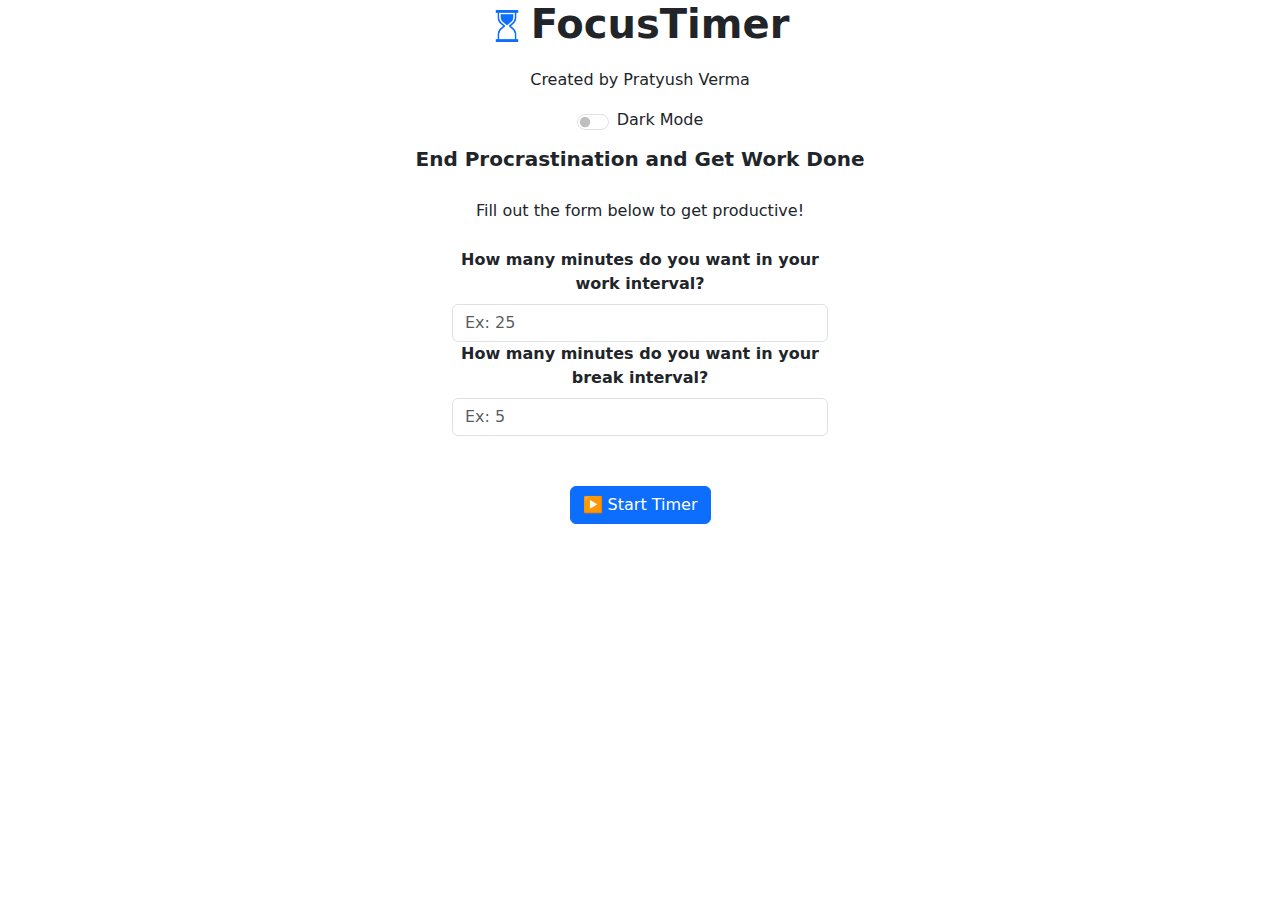
<file: index.html>
<!DOCTYPE html>
<html lang="en">
  <head>
    <meta charset="UTF-8" />
    <meta name="viewport" content="width=device-width, initial-scale=1.0" />
    <title>FocusTimer</title>
    <link
      href="https://cdn.jsdelivr.net/npm/bootstrap@5.3.3/dist/css/bootstrap.min.css"
      rel="stylesheet"
      integrity="sha384-QWTKZyjpPEjISv5WaRU9OFeRpok6YctnYmDr5pNlyT2bRjXh0JMhjY6hW+ALEwIH"
      crossorigin="anonymous"
    />
    <script
      src="https://cdn.jsdelivr.net/npm/bootstrap@5.3.3/dist/js/bootstrap.bundle.min.js"
      integrity="sha384-YvpcrYf0tY3lHB60NNkmXc5s9fDVZLESaAA55NDzOxhy9GkcIdslK1eN7N6jIeHz"
      crossorigin="anonymous"
    ></script>
    <link rel="stylesheet" href="style.css" />
    <link rel="icon" type="image/png" href="logo.png" sizes="32x32" />
  </head>
  <body data-bs-theme="light">
    <div
      class="d-flex align-items-center justify-content-center"
      style="margin-bottom: 20px"
    >
      <img
        src="logo.png"
        alt="FocusTimer Logo"
        style="width: 2em; height: 2em; margin-right: 0.5em; margin-top: 0.3em"
      />
      <p class="display-6 bold mb-0">FocusTimer</p>
    </div>

    <p>Created by Pratyush Verma</p>

    <div
      class="d-flex justify-content-center align-items-center"
      style="margin-bottom: 10px; margin-top: 10px"
    >
      <div class="form-check form-switch d-flex align-items-center">
        <input
          class="form-check-input me-2"
          type="checkbox"
          id="darkModeSwitch"
        />
        <label class="form-check-label mb-0" for="darkModeSwitch"
          >Dark Mode</label
        >
      </div>
    </div>

    <script>
      const darkModeSwitch = document.getElementById("darkModeSwitch");
      const body = document.body;

      const savedTheme = localStorage.getItem("theme") || "light";
      body.setAttribute("data-bs-theme", savedTheme);
      darkModeSwitch.checked = savedTheme === "dark";

      darkModeSwitch.addEventListener("change", () => {
        const theme = darkModeSwitch.checked ? "dark" : "light";
        body.setAttribute("data-bs-theme", theme);
        localStorage.setItem("theme", theme);
      });
    </script>

    <p class="fs-5 bold" style="margin-bottom: 25px">
      End Procrastination and Get Work Done
    </p>
    <p class="fs-6">Fill out the form below to get productive!</p>

    <div class="form-cont">
      <form action="" style="margin-top: 25px" id="timerform">
        <div class="container">
          <label for="work" class="form-label bold"
            >How many minutes do you want in your work interval?</label
          >
          <input
            type="text"
            placeholder="Ex: 25"
            id="work"
            class="form-control"
            required
          />
        </div>
        <div class="container">
          <label for="rest" class="form-label bold"
            >How many minutes do you want in your break interval?</label
          >
          <input
            type="text"
            placeholder="Ex: 5"
            id="rest"
            class="form-control"
            required
          />
        </div>
        <button type="submit" class="btn btn-primary" style="margin-top: 50px">
          ▶️ Start Timer
        </button>
      </form>
    </div>
    <script>
      const form = document.getElementById("timerform");
      form.addEventListener("submit", function (event) {
        event.preventDefault(); // Prevent form submission
        const work = document.getElementById("work").value;
        const rest = document.getElementById("rest").value;

        // Redirect with query parameters
        window.location.href = `timer.html?work=${encodeURIComponent(
          work
        )}&rest=${encodeURIComponent(rest)}`;
      });
    </script>
  </body>
</html>
</file>
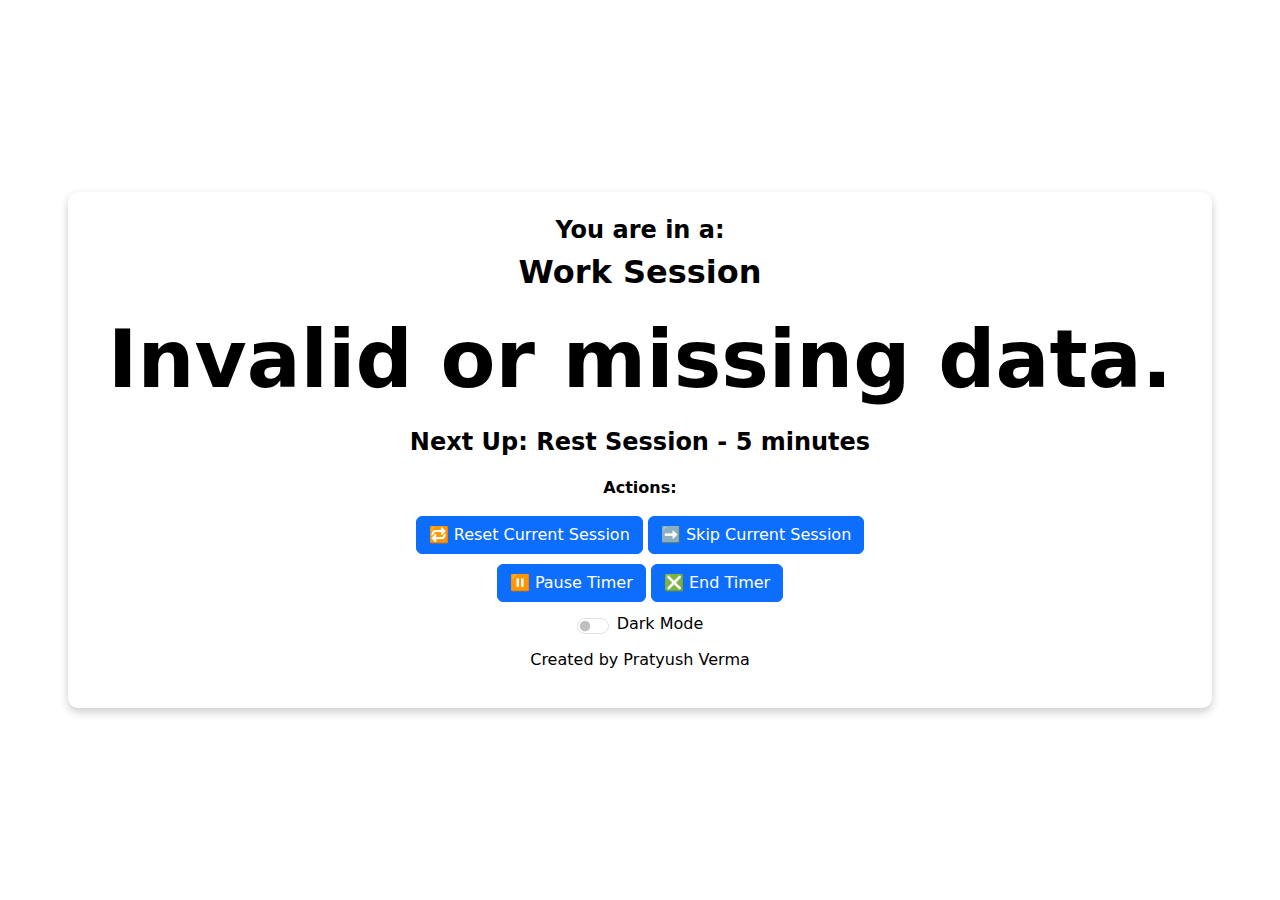
<file: timer.html>
<!DOCTYPE html>
<html lang="en">
  <head>
    <meta charset="UTF-8" />
    <meta name="viewport" content="width=device-width, initial-scale=1.0" />
    <title>FocusTimer - Timer</title>
    <link
      href="https://cdn.jsdelivr.net/npm/bootstrap@5.3.3/dist/css/bootstrap.min.css"
      rel="stylesheet"
      integrity="sha384-QWTKZyjpPEjISv5WaRU9OFeRpok6YctnYmDr5pNlyT2bRjXh0JMhjY6hW+ALEwIH"
      crossorigin="anonymous"
    />
    <script
      src="https://cdn.jsdelivr.net/npm/bootstrap@5.3.3/dist/js/bootstrap.bundle.min.js"
      integrity="sha384-YvpcrYf0tY3lHB60NNkmXc5s9fDVZLESaAA55NDzOxhy9GkcIdslK1eN7N6jIeHz"
      crossorigin="anonymous"
    ></script>
    <link rel="icon" type="image/png" href="logo.png" sizes="32x32" />
    <link rel="stylesheet" href="timer.css" />
  </head>
  <body>
    <div id="timer-cont" class="timer-cont" data-bs-theme="light">
      <p class="fs-4 fw-bold" style="margin-bottom: 0">You are in a:</p>
      <p class="fs-2 fw-bold" id="interval">Work Session</p>

      <p class="display-1 fw-bold" id="timer">0:00</p>

      <p class="fs-4 fw-bold" id="next">Next Up: Rest Session - 5 minutes</p>
      <p class="fw-bold">Actions:</p>
      <button id="resetBtn" class="btn btn-primary">
        🔁 Reset Current Session
      </button>
      <button id="skipBtn" class="btn btn-primary">
        ➡️ Skip Current Session
      </button>

      <div style="margin-top: 10px">
        <button id="pauseBtn" class="btn btn-primary">⏸️ Pause Timer</button>
        <a href="index.html" class="btn btn-primary">❎ End Timer</a>
      </div>
      <div
        class="d-flex justify-content-center align-items-center"
        style="margin-bottom: 10px; margin-top: 10px"
      >
        <div class="form-check form-switch d-flex align-items-center">
          <input
            class="form-check-input me-2"
            type="checkbox"
            id="darkModeSwitch"
          />
          <label class="form-check-label mb-0" for="darkModeSwitch"
            >Dark Mode</label
          >
        </div>
      </div>

      <script>
        const darkModeSwitch = document.getElementById("darkModeSwitch");
        const body = document.getElementById("timer-cont");

        const savedTheme = localStorage.getItem("pomodoro-theme") || "light";
        body.setAttribute("data-bs-theme", savedTheme);
        darkModeSwitch.checked = savedTheme === "dark";

        darkModeSwitch.addEventListener("change", () => {
          const theme = darkModeSwitch.checked ? "dark" : "light";
          body.setAttribute("data-bs-theme", theme);
          localStorage.setItem("pomodoro-theme", theme);
        });
      </script>
      <p style="margin-top: 10px">Created by Pratyush Verma</p>
    </div>
    <audio id="alertSound" src="message-alert-190042.mp3"></audio>
    <script>
      const params = new URLSearchParams(window.location.search);
      const work = parseInt(params.get("work"), 10) * 60; // Convert minutes to seconds
      const rest = parseInt(params.get("rest"), 10) * 60; // Convert minutes to seconds

      // Check if valid work and rest values are provided
      if (!work || !rest || work <= 0 || rest <= 0) {
        document.getElementById("timer").textContent =
          "Invalid or missing data.";
      } else {
        const timerElement = document.getElementById("timer");
        const nextElement = document.getElementById("next");
        const intervalElement = document.getElementById("interval");
        const alertSound = document.getElementById("alertSound");

        let isWorkPhase = true; // Start with work phase
        let isPaused = false;
        let remainingTime;
        let interval;

        function updateBackgroundColor() {
          document.body.style.backgroundColor = isWorkPhase
            ? "pink"
            : "#8ffb97";
        }

        function playSound() {
          alertSound.play();
        }

        function startTimer(duration, nextDuration) {
          remainingTime = duration;

          // Update the interval and next elements
          intervalElement.textContent = isWorkPhase
            ? "Work Session"
            : "Rest Session";
          nextElement.textContent = `Next Up: ${
            isWorkPhase ? "Rest Session" : "Work Session"
          } - ${Math.floor(nextDuration / 60)} minute${
            nextDuration >= 120 ? "s" : ""
          }`;

          // Update the background color
          updateBackgroundColor();

          // Countdown logic
          interval = setInterval(() => {
            if (isPaused) return; // Pause if isPaused is true

            // Calculate minutes and seconds
            const minutes = Math.floor(remainingTime / 60);
            const seconds = remainingTime % 60;

            // Display the remaining time
            timerElement.textContent = `${minutes}:${
              seconds < 10 ? "0" : ""
            }${seconds}`;

            remainingTime -= 1;

            // When the timer ends
            if (remainingTime < 0) {
              clearInterval(interval);

              // Play the alert sound
              playSound();

              // Toggle between work and rest phases
              isWorkPhase = !isWorkPhase;

              // Start the next timer
              startTimer(isWorkPhase ? work : rest, isWorkPhase ? rest : work);
            }
          }, 1000); // Update every second
        }

        // Reset the current interval
        document.getElementById("resetBtn").addEventListener("click", () => {
          clearInterval(interval); // Stop the current interval
          startTimer(isWorkPhase ? work : rest, isWorkPhase ? rest : work); // Restart the timer
        });

        // Skip the current interval
        document.getElementById("skipBtn").addEventListener("click", () => {
          clearInterval(interval); // Stop the current interval
          isWorkPhase = !isWorkPhase; // Switch phases
          startTimer(isWorkPhase ? work : rest, isWorkPhase ? rest : work); // Start the next phase immediately
        });

        // Pause and resume the timer
        document.getElementById("pauseBtn").addEventListener("click", () => {
          isPaused = !isPaused; // Toggle the pause state
          document.getElementById("pauseBtn").textContent = isPaused
            ? "▶️ Resume Timer"
            : "⏸️ Pause Timer";
        });

        // Start the first timer
        startTimer(work, rest);
      }
    </script>
  </body>
</html>
</file>
<file: style.css>
body {
  text-align: center;
  transition: background-color 0.5s ease, color 0.5s ease;
}

.bold {
  font-weight: 600;
}

.form-cont {
  width: 400px;
  margin: auto;
  margin-bottom: 50px;
}
</file>
<file: timer.css>
body {
  margin: 0;
  height: 100vh;
  display: flex;
  justify-content: center;
  align-items: center;
  background-color: rgb(255, 255, 255); /* Initial background */
  transition: background-color 1s ease; /* Smooth transition */
}

.timer-cont {
  background: white;
  border-radius: 10px;
  padding: 20px 40px;
  text-align: center;
  box-shadow: 0px 4px 10px rgba(0, 0, 0, 0.2);
  transition: background-color 0.5s ease, color 0.5s ease;
}

.bold {
  font-weight: bold;
}

[data-bs-theme="dark"] {
  background-color: #444444;
  color: #ffffff;
}

[data-bs-theme="light"] {
  background-color: #ffffff;
  color: #000000;
}
</file>
